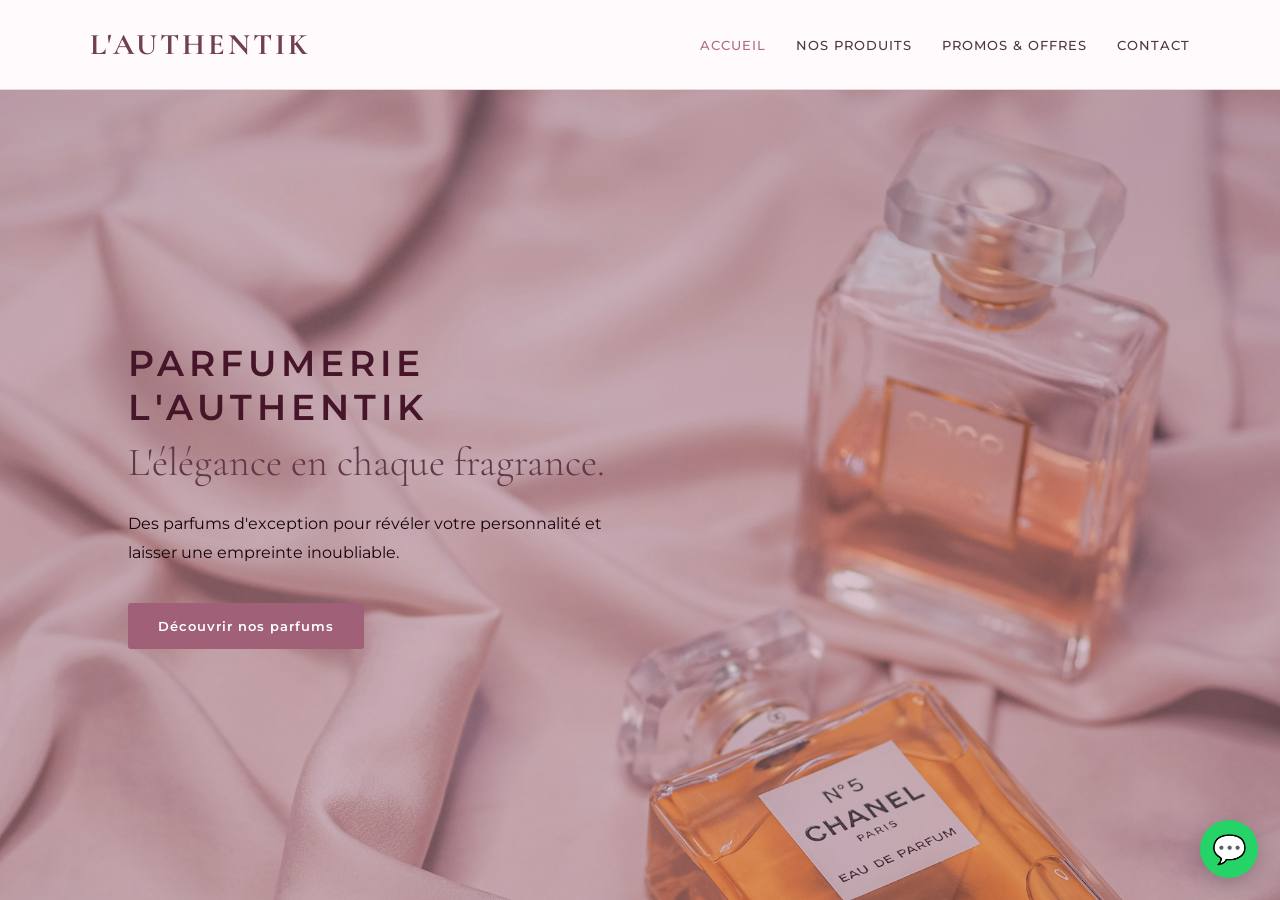
<file: index.html>
<!DOCTYPE html>
<html lang="fr">

<head>
    <meta charset="UTF-8">
    <meta name="viewport" content="width=device-width, initial-scale=1.0">

    <link rel="stylesheet" href="css/style.css">

    <title>PARFUMERIE L'AUTHENTIK</title>
</head>

<body>

    <!-- HEADER -->
    <header>

        <div class="logo">
            <a href="index.html">L'AUTHENTIK</a>
        </div>

        <nav>
            <a href="index.html" class="active">Accueil</a>
            <a href="produits.html">Nos produits</a>
            <a href="promos.html">Promos & Offres</a>
            <a href="contact.html">Contact</a>
        </nav>

    </header>


    <!-- ACCUEIL -->
    <main>

        <section class="hero">

            <!-- VOILE POUR ESTOMPER L'IMAGE -->
            <div class="hero-overlay"></div>

            <div class="hero-content">

                <p class="hero-small-title">
                    PARFUMERIE<br> 
                    L'AUTHENTIK<br>
                </p>

                <h1>
                    L'élégance en chaque fragrance.
                </h1>

                <p class="hero-slogan">
                    Des parfums d'exception pour révéler
                    votre personnalité et laisser une
                    empreinte inoubliable.
                </p>

                <a href="produits.html" class="hero-button">
                    Découvrir nos parfums
                </a>

            </div>

        </section>

    </main>


    <!-- BOUTON WHATSAPP -->
    <a
        href="https://wa.me/22890119604"
        class="whatsapp-button"
        target="_blank"
        aria-label="Contacter sur WhatsApp">
        💬
    </a>

</body>

</html>
</file>
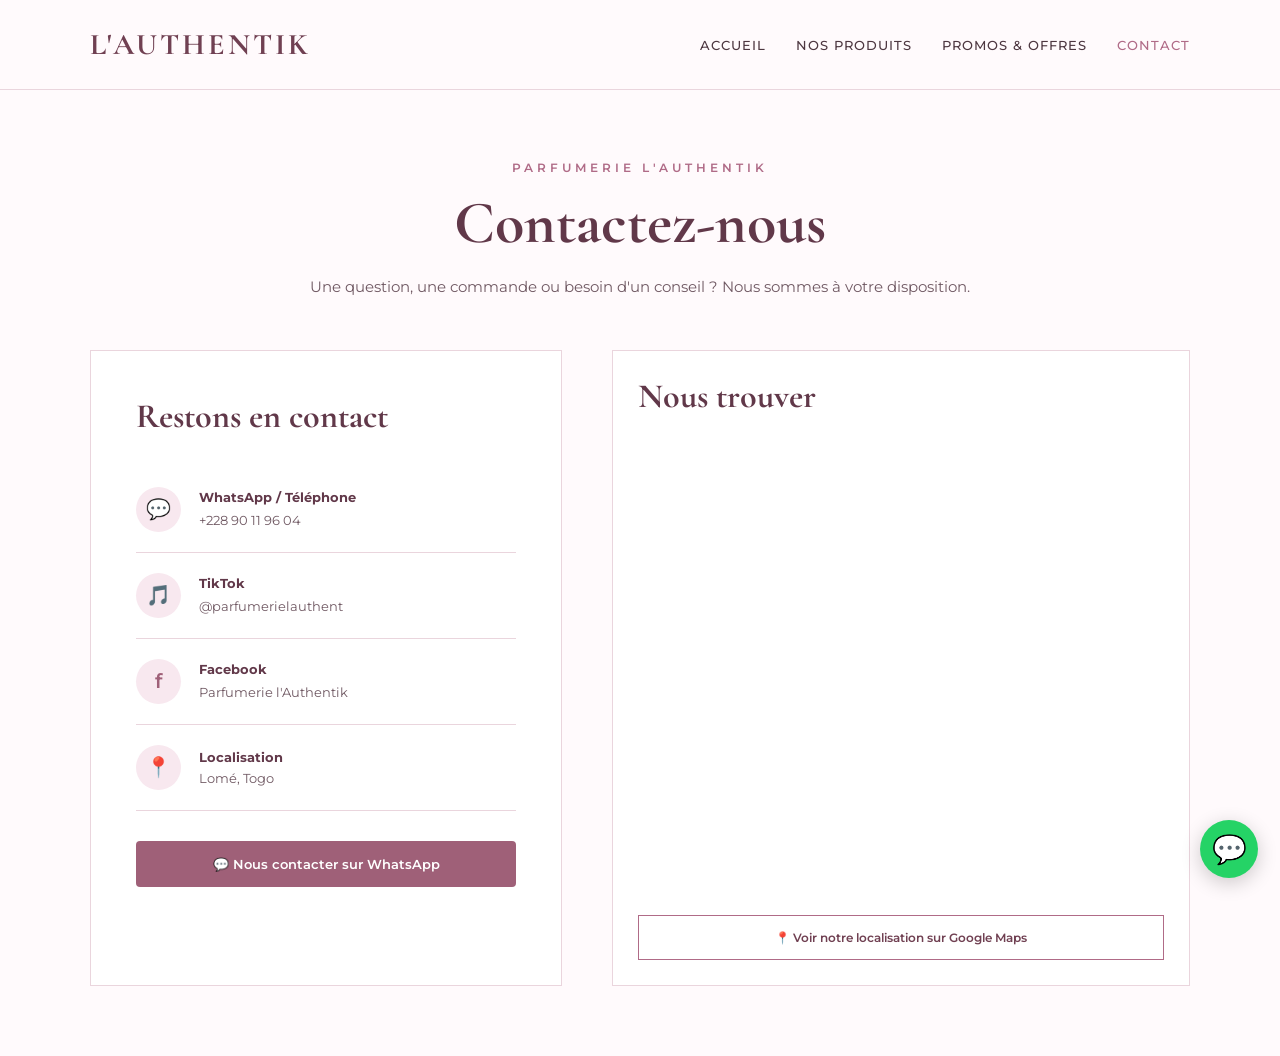
<file: contact.html>
<!DOCTYPE html>
<html lang="fr">

<head>
    <meta charset="UTF-8">
    <meta name="viewport" content="width=device-width, initial-scale=1.0">

    <link rel="stylesheet" href="css/style.css">

    <title>Contact - PARFUMERIE L'AUTHENTIK</title>
</head>

<body>

    <!-- HEADER -->
    <header>

        <div class="logo">
            <a href="index.html">L'AUTHENTIK</a>
        </div>

        <nav>
            <a href="index.html">Accueil</a>
            <a href="produits.html">Nos produits</a>
            <a href="promos.html">Promos & Offres</a>
            <a href="contact.html" class="active">Contact</a>
        </nav>

    </header>


    <!-- PAGE CONTACT -->
    <main class="contact-page">

        <div class="contact-header">

            <p class="section-small-title">
                PARFUMERIE L'AUTHENTIK
            </p>

            <h1>Contactez-nous</h1>

            <p>
                Une question, une commande ou besoin d'un conseil ?
                Nous sommes à votre disposition.
            </p>

        </div>


        <section class="contact-container">

            <!-- INFORMATIONS -->
            <div class="contact-info">

                <h2>Restons en contact</h2>

                <!-- WHATSAPP -->
                <div class="contact-item">

                    <div class="contact-icon">
                        💬
                    </div>

                    <div>
                        <h3>WhatsApp / Téléphone</h3>

                        <a
                            href="https://wa.me/22890119604"
                            target="_blank">
                            +228 90 11 96 04
                        </a>
                    </div>

                </div>


                <!-- TIKTOK -->
                <div class="contact-item">

                    <div class="contact-icon">
                        🎵
                    </div>

                    <div>
                        <h3>TikTok</h3>

                        <a
                            href="https://www.tiktok.com/@parfumerielauthent?_r=1&_t=ZS-9AKLqc7h5D3"
                            target="_blank">
                            @parfumerielauthent
                        </a>
                    </div>

                </div>


                <!-- FACEBOOK -->
                <div class="contact-item">

                    <div class="contact-icon">
                        f
                    </div>

                    <div>
                        <h3>Facebook</h3>

                        <a
                            href="https://www.facebook.com/share/1DwCurZka8/"
                            target="_blank">
                            Parfumerie l'Authentik
                        </a>
                    </div>

                </div>


                <!-- LOCALISATION -->
                <div class="contact-item">

                    <div class="contact-icon">
                        📍
                    </div>

                    <div>
                        <h3>Localisation</h3>

                        <p>
                            Lomé, Togo
                        </p>
                    </div>

                </div>


                <!-- BOUTON WHATSAPP -->
                <a
                    href="https://wa.me/22890119604"
                    target="_blank"
                    class="contact-button">
                    💬 Nous contacter sur WhatsApp
                </a>

            </div>


            <!-- GOOGLE MAPS -->
            <div class="contact-map">

                <h2>Nous trouver</h2>

                <div class="map-container">

                    <iframe
                     src="https://www.google.com/maps/embed?pb=!1m17!1m12!1m3!1d4085.0701074848294!2d1.194088374990401!3d6.22570099376241!2m3!1f0!2f0!3f0!3m2!1i1024!2i768!4f13.1!3m2!1m1!2zNsKwMTMnMzIuNSJOIDHCsDExJzQ4LjAiRQ!5e1!3m2!1sen!2stg!4v1791316431206!5m2!1sen!2stg"
                        width="100%"
                        height="450"
                        style="border:0;"
                        allowfullscreen=""
                        loading="lazy"
                        referrerpolicy="strict-origin-when-cross-origin">
                    </iframe>

                </div>

                <a
                    href="https://maps.app.goo.gl/dUnNkNuMEMRMDcL26"
                    target="_blank"
                    class="map-button">
                    📍 Voir notre localisation sur Google Maps
                </a>

            </div>

        </section>

    </main>


    <!-- WHATSAPP FLOTTANT -->
    <a
        href="https://wa.me/22890119604"
        class="whatsapp-button"
        target="_blank"
        aria-label="Contacter sur WhatsApp">
        💬
    </a>


</body>

</html>
</file>
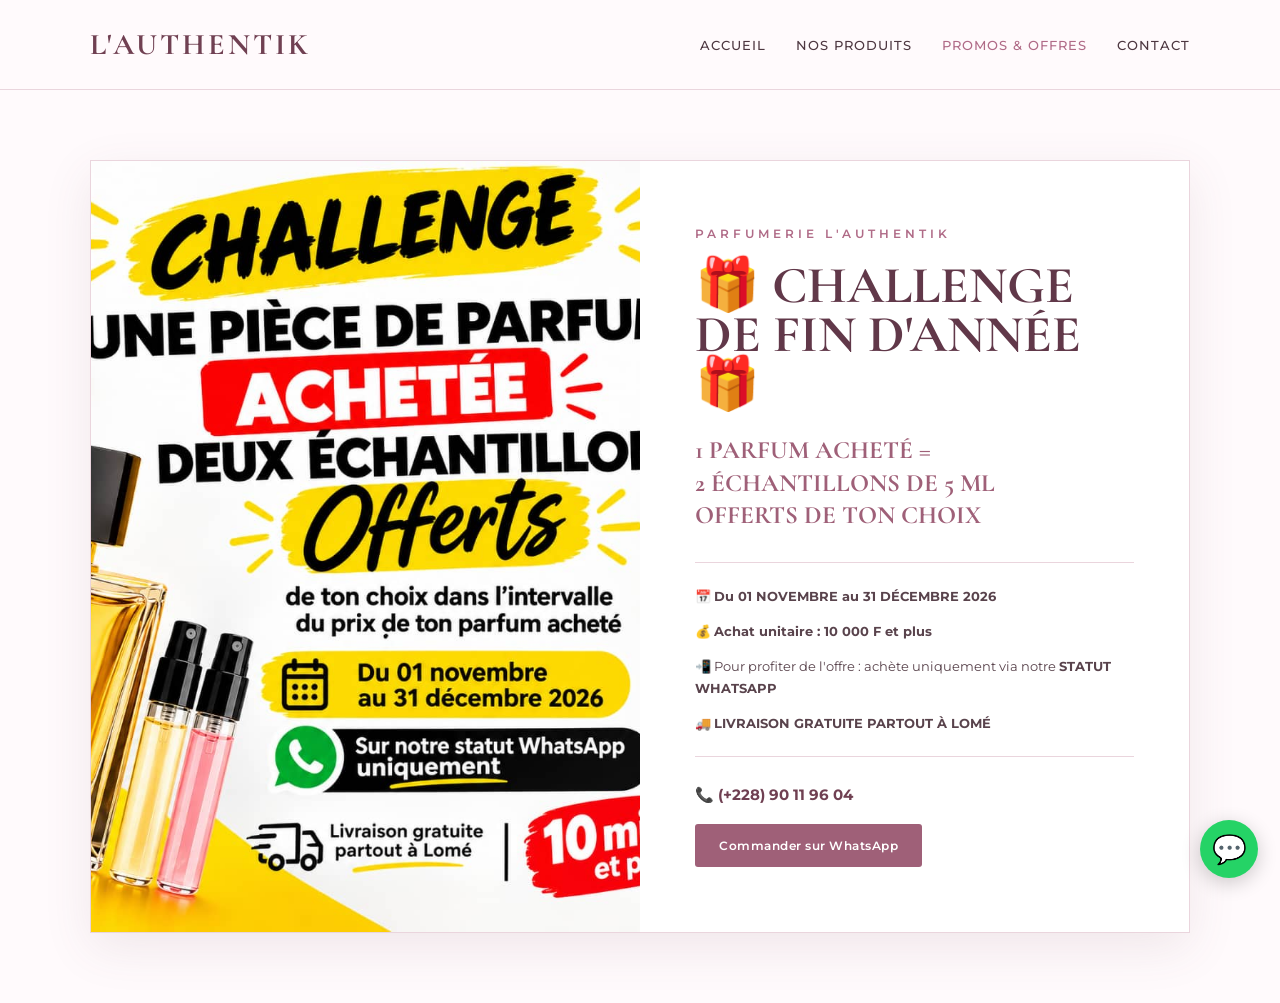
<file: promos.html>
<!DOCTYPE html>
<html lang="fr">

<head>
    <meta charset="UTF-8">
    <meta name="viewport" content="width=device-width, initial-scale=1.0">

    <link rel="stylesheet" href="css/style.css">

    <title>Promos & Offres - PARFUMERIE L'AUTHENTIK</title>
</head>

<body>

    <!-- HEADER -->
    <header>

        <div class="logo">
            <a href="index.html">L'AUTHENTIK</a>
        </div>

        <nav>
            <a href="index.html">Accueil</a>
            <a href="produits.html">Nos produits</a>
            <a href="promos.html" class="active">Promos & Offres</a>
            <a href="contact.html">Contact</a>
        </nav>

    </header>


    <!-- PAGE PROMOTION -->
    <main class="promo-page">

        <section class="promo-content">

            <!-- IMAGE -->
            <div class="promo-image">

                <img
                    src="images/promo1.jpeg"
                    alt="Challenge de fin d'année - Parfumerie L'Authentik">

            </div>


            <!-- TEXTE -->
            <div class="promo-text">

                <p class="promo-small-title">
                    PARFUMERIE L'AUTHENTIK
                </p>

                <h1>
                    🎁 CHALLENGE<br>
                    DE FIN D'ANNÉE 🎁
                </h1>

                <h2>
                    1 PARFUM ACHETÉ =<br>
                    2 ÉCHANTILLONS DE 5 ML<br>
                    OFFERTS DE TON CHOIX
                </h2>

                <div class="promo-details">

                    <p>
                        📅 <strong>Du 01 NOVEMBRE au 31 DÉCEMBRE 2026</strong>
                    </p>

                    <p>
                        💰 <strong>Achat unitaire : 10 000 F et plus</strong>
                    </p>

                    <p>
                        📲 Pour profiter de l'offre : achète uniquement via notre
                        <strong>STATUT WHATSAPP</strong>
                    </p>

                    <p>
                        🚚 <strong>LIVRAISON GRATUITE PARTOUT À LOMÉ</strong>
                    </p>

                </div>


                <div class="promo-contact">

                    <p>
                        📞 <strong>(+228) 90 11 96 04</strong>
                    </p>

                    <a
                        href="https://wa.me/22890119604"
                        target="_blank"
                        class="promo-button">
                        Commander sur WhatsApp
                    </a>

                </div>

            </div>

        </section>

    </main>


    <!-- WHATSAPP -->
    <a
        href="https://wa.me/22890119604"
        class="whatsapp-button"
        target="_blank"
        aria-label="Contacter sur WhatsApp">
        💬
    </a>


</body>

</html>
</file>
<file: css/style.css>
@import url('https://fonts.googleapis.com/css2?family=Cormorant+Garamond:wght@500;600;700&family=Montserrat:wght@400;500;600&display=swap');

/* =========================
RESET
========================= */

* {
    margin: 0;
    padding: 0;
    box-sizing: border-box;
}

body {
    font-family: 'Montserrat', sans-serif;
    background: #fffafc;
    color: #3d2933;
}

/* =========================
HEADER
========================= */

header {
    height: 90px;
    padding: 0 7%;
    display: flex;
    align-items: center;
    justify-content: space-between;
    background: rgba(255, 250, 252, 0.97);
    border-bottom: 1px solid #ead5dd;
    position: relative;
    z-index: 10;
}

/* LOGO */

.logo a {
    text-decoration: none;
    color: #704052;
    font-family: 'Cormorant Garamond', serif;
    font-size: 30px;
    font-weight: 700;
    letter-spacing: 3px;
}

/* MENU */

nav {
    display: flex;
    align-items: center;
    gap: 30px;
}

nav a {
    text-decoration: none;
    color: #4d3740;
    font-size: 13px;
    font-weight: 500;
    text-transform: uppercase;
    letter-spacing: 1px;
    transition: 0.3s;
}

nav a:hover,
nav a.active {
    color: #b06b87;
}

/* =========================
HERO
========================= */

.hero {
    min-height: calc(100vh - 90px);
    position: relative;
    display: flex;
    align-items: center;
    padding: 80px 10%;
    background-image: url("../images/accueil2.jpg");
    background-size: cover;
    background-position: center;
}

/* VOILE POUR ESTOMPER L'IMAGE */

.hero-overlay {
    position: absolute;
    inset: 0;
    background: rgba(160, 95, 115, 0.363);
}

/* CONTENU */

.hero-content {
    position: relative;
    z-index: 2;
    max-width: 650px;
}

.hero-small-title {
    color: #461529;
    font-size: 36px;
    font-weight: 600;
    letter-spacing: 5px;
    margin-bottom: 15px;
}

.hero h1 {
    font-family: 'Cormorant Garamond', serif;
    font-size: clamp(15px, 7vw, 40px);
    line-height: 0.9;
    font-weight: 300;
    color: #613849;
    margin-bottom: 30px;
}

.hero-slogan {
    max-width: 500px;
    font-size: 16px;
    line-height: 1.8;
    color: #17020b;
    margin-bottom: 35px;
}

/* BOUTON */

.hero-button {
    display: inline-block;
    padding: 15px 30px;
    background: #9f6078;
    color: white;
    text-decoration: none;
    font-size: 13px;
    font-weight: 600;
    letter-spacing: 1px;
    border-radius: 3px;
    transition: 0.3s;
}

.hero-button:hover {
    background: #704052;
    transform: translateY(-2px);
}

/* =========================
WHATSAPP
========================= */

.whatsapp-button {
    position: fixed;
    right: 22px;
    bottom: 22px;
    width: 58px;
    height: 58px;
    display: flex;
    align-items: center;
    justify-content: center;
    background: #25D366;
    color: white;
    border-radius: 50%;
    text-decoration: none;
    font-size: 28px;
    box-shadow: 0 5px 20px rgba(0, 0, 0, 0.2);
    z-index: 100;
    transition: 0.3s;
}

.whatsapp-button:hover {
    transform: scale(1.1);
}

/* =========================
VERSION TELEPHONE
========================= */

@media (max-width: 768px) {

    header {
        height: auto;
        min-height: 80px;
        padding: 18px 5%;
        flex-direction: column;
        gap: 15px;
    }

    .logo a {
        font-size: 26px;
    }

    nav {
        width: 100%;
        justify-content: center;
        gap: 15px;
        flex-wrap: wrap;
    }

    nav a {
        font-size: 10px;
    }

    .hero {
        min-height: calc(100vh - 130px);
        padding: 60px 7%;
        background-position: center 20%;
    }

    .hero-overlay {
        background: rgba(218, 123, 151, 0.194);
    }

    .hero-small-title {
        font-size: 18px;
        letter-spacing: 3px;
    }

    .hero h1 {
        font-size: 58px;
    }

    .hero-slogan {
        font-size: 14px;
    }
}
/* =========================
PAGE PRODUITS
========================= */

.products-page {
    min-height: 100vh;
    padding: 80px 7%;
    background: #fffafc;
}

.products-header {
    text-align: center;
    max-width: 700px;
    margin: 0 auto 40px;
}

.section-small-title {
    color: #b06b87;
    font-size: 12px;
    font-weight: 600;
    letter-spacing: 4px;
    margin-bottom: 12px;
}

.products-header h1 {
    font-family: 'Cormorant Garamond', serif;
    font-size: 60px;
    color: #613849;
    margin-bottom: 15px;
}

.products-header > p:last-child {
    color: #705963;
    font-size: 15px;
    line-height: 1.7;
}


/* =========================
RECHERCHE
========================= */

.search-section {
    display: flex;
    justify-content: center;
    align-items: center;
    gap: 10px;
    margin-bottom: 50px;
}

.search-section input {
    width: 350px;
    padding: 14px 18px;
    border: 1px solid #ddc3ce;
    border-radius: 4px;
    background: white;
    font-family: 'Montserrat', sans-serif;
    font-size: 14px;
    outline: none;
}

.search-section input:focus {
    border-color: #b06b87;
}

.search-section button {
    padding: 14px 22px;
    border: none;
    background: #9f6078;
    color: white;
    font-family: 'Montserrat', sans-serif;
    font-size: 13px;
    cursor: pointer;
    border-radius: 4px;
    transition: 0.3s;
}

.search-section button:hover {
    background: #704052;
}


/* =========================
GRILLE PRODUITS
========================= */

.products-grid {
    display: grid;
    grid-template-columns: repeat(4, 1fr);
    gap: 30px;
}


/* CARTE PRODUIT */

.product-card {
    background: white;
    border: 1px solid #ead5dd;
    padding: 15px;
    transition: 0.3s;
}

.product-card:hover {
    transform: translateY(-5px);
    box-shadow: 0 10px 30px rgba(112, 64, 82, 0.12);
}


/* IMAGE */

.product-image {
    width: 100%;
    aspect-ratio: 1 / 1;
    overflow: hidden;
    background: #f8edf1;
    border-radius: 8px;
}

.product-image img {
    width: 100%;
    height: 100%;
    object-fit: cover;
    display: block;
    transition: 0.4s;
}

.product-card:hover .product-image img {
    transform: scale(1.04);
}


/* INFORMATIONS */

.product-info {
    padding: 18px 5px 5px;
    text-align: center;
}

.product-info h2 {
    font-family: 'Cormorant Garamond', serif;
    font-size: 23px;
    color: #613849;
    margin-bottom: 10px;
}

.product-price {
    color: #9f6078;
    font-size: 15px;
    font-weight: 600;
    margin-bottom: 15px;
}


/* BOUTON DESCRIPTION */

.description-button {
    width: 100%;
    padding: 11px;
    border: 1px solid #b06b87;
    background: transparent;
    color: #704052;
    font-family: 'Montserrat', sans-serif;
    font-size: 12px;
    cursor: pointer;
    transition: 0.3s;
}

.description-button:hover {
    background: #9f6078;
    color: white;
}


/* =========================
FENÊTRE DESCRIPTION
========================= */

.product-modal {
    display: none;
    position: fixed;
    inset: 0;
    z-index: 200;
    background: rgba(61, 41, 51, 0.65);
    align-items: center;
    justify-content: center;
    padding: 30px;
}

.product-modal.show {
    display: flex;
}

.modal-content {
    position: relative;
    width: min(900px, 100%);
    background: #fffafc;
    display: grid;
    grid-template-columns: 1fr 1fr;
    overflow: hidden;
    border-radius: 8px;
    box-shadow: 0 20px 60px rgba(0, 0, 0, 0.25);
}


/* IMAGE MODALE */

.modal-image {
    min-height: 500px;
    background: #f8edf1;
}

.modal-image img {
    width: 100%;
    height: 100%;
    min-height: 500px;
    object-fit: cover;
    display: block;
}


/* TEXTE MODALE */

.modal-info {
    padding: 55px 45px;
    display: flex;
    flex-direction: column;
    justify-content: center;
}

.modal-small-title {
    color: #b06b87;
    font-size: 11px;
    font-weight: 600;
    letter-spacing: 3px;
    margin-bottom: 15px;
}

.modal-info h2 {
    font-family: 'Cormorant Garamond', serif;
    font-size: 42px;
    color: #613849;
    margin-bottom: 20px;
}

#modalDescription {
    white-space: pre-line;
    color: #59434c;
    font-size: 14px;
    line-height: 1.8;
    margin-bottom: 20px;
}


/* OFFRE */

.modal-offer {
    color: #9f6078;
    font-size: 13px;
    font-weight: 600;
    line-height: 1.7;
    margin-bottom: 15px;
}

.modal-promo {
    color: #704052;
    font-size: 13px;
    margin-bottom: 20px;
}


/* BOUTON COMMANDER */

.modal-order {
    display: inline-block;
    padding: 14px 20px;
    background: #9f6078;
    color: white;
    text-decoration: none;
    text-align: center;
    font-size: 13px;
    font-weight: 600;
    border-radius: 4px;
    transition: 0.3s;
}

.modal-order:hover {
    background: #704052;
}


/* FERMER */

.modal-close {
    position: absolute;
    top: 15px;
    right: 18px;
    width: 35px;
    height: 35px;
    border: none;
    background: white;
    color: #704052;
    font-size: 25px;
    cursor: pointer;
    border-radius: 50%;
    z-index: 5;
}


/* =========================
PRODUITS SUR TELEPHONE
========================= */

@media (max-width: 768px) {

    .products-page {
        padding: 55px 5%;
    }

    .products-header h1 {
        font-size: 48px;
    }

    .search-section {
        flex-direction: column;
        margin-bottom: 35px;
    }

    .search-section input {
        width: 100%;
    }

    .search-section button {
        width: 100%;
    }

    /* 2 PRODUITS PAR LIGNE */

    .products-grid {
        grid-template-columns: repeat(2, minmax(0, 1fr));
        gap: 15px;
    }

    .product-card {
        padding: 10px;
    }

    .product-info {
        padding-top: 12px;
    }

    .product-info h2 {
        font-size: 18px;
    }

    .product-price {
        font-size: 13px;
    }

    .description-button {
        font-size: 10px;
        padding: 9px 5px;
    }

    /* MODALE TELEPHONE */

    .product-modal {
        padding: 15px;
        overflow-y: auto;
    }

    .modal-content {
        grid-template-columns: 1fr;
        max-height: 95vh;
        overflow-y: auto;
    }

    .modal-image {
        min-height: 280px;
        height: 280px;
    }

    .modal-image img {
        min-height: 280px;
    }

    .modal-info {
        padding: 30px 25px;
    }

    .modal-info h2 {
        font-size: 34px;
    }
}
.product-offer {
    color: #9f6078;
    font-size: 11px;
    font-weight: 600;
    line-height: 1.6;
    margin: 10px 0 15px;
}
/* =========================
PAGE PROMOS
========================= */

.promo-page {
    min-height: calc(100vh - 90px);
    padding: 70px 7%;
    background: #fffafc;
    display: flex;
    align-items: center;
    justify-content: center;
}

.promo-content {
    width: min(1150px, 100%);
    display: grid;
    grid-template-columns: 1fr 1fr;
    background: white;
    border: 1px solid #ead5dd;
    box-shadow: 0 15px 45px rgba(112, 64, 82, 0.10);
}


/* =========================
IMAGE
========================= */

.promo-image {
    min-height: 650px;
    overflow: hidden;
    background: #f8edf1;
}

.promo-image img {
    width: 100%;
    height: 100%;
    min-height: 650px;
    object-fit: cover;
    display: block;
}


/* =========================
TEXTE
========================= */

.promo-text {
    padding: 65px 55px;
    display: flex;
    flex-direction: column;
    justify-content: center;
}

.promo-small-title {
    color: #b06b87;
    font-size: 12px;
    font-weight: 600;
    letter-spacing: 4px;
    margin-bottom: 20px;
}

.promo-text h1 {
    font-family: 'Cormorant Garamond', serif;
    font-size: 52px;
    line-height: 0.95;
    color: #613849;
    margin-bottom: 25px;
}

.promo-text h2 {
    font-family: 'Cormorant Garamond', serif;
    font-size: 25px;
    line-height: 1.3;
    color: #9f6078;
    margin-bottom: 30px;
}

.promo-details {
    border-top: 1px solid #ead5dd;
    border-bottom: 1px solid #ead5dd;
    padding: 22px 0;
}

.promo-details p {
    color: #59434c;
    font-size: 13px;
    line-height: 1.7;
    margin-bottom: 13px;
}

.promo-details p:last-child {
    margin-bottom: 0;
}

.promo-contact {
    margin-top: 28px;
}

.promo-contact p {
    color: #704052;
    font-size: 15px;
    margin-bottom: 20px;
}

.promo-button {
    display: inline-block;
    padding: 14px 24px;
    background: #9f6078;
    color: white;
    text-decoration: none;
    font-size: 12px;
    font-weight: 600;
    letter-spacing: 0.5px;
    border-radius: 3px;
    transition: 0.3s;
}

.promo-button:hover {
    background: #704052;
    transform: translateY(-2px);
}


/* =========================
PROMOS SUR TELEPHONE
========================= */

@media (max-width: 768px) {

    .promo-page {
        padding: 40px 5%;
    }

    .promo-content {
        grid-template-columns: 1fr;
    }

    .promo-image {
        min-height: 350px;
        height: 350px;
    }

    .promo-image img {
        min-height: 350px;
    }

    .promo-text {
        padding: 40px 25px;
    }

    .promo-small-title {
        font-size: 10px;
        letter-spacing: 3px;
    }

    .promo-text h1 {
        font-size: 40px;
    }

    .promo-text h2 {
        font-size: 22px;
    }

    .promo-details p {
        font-size: 12px;
    }

    .promo-button {
        width: 100%;
        text-align: center;
    }
}
/* =========================
PAGE CONTACT
========================= */

.contact-page {
    min-height: calc(100vh - 90px);
    padding: 70px 7%;
    background: #fffafc;
}


/* TITRE */

.contact-header {
    text-align: center;
    max-width: 700px;
    margin: 0 auto 50px;
}

.contact-header h1 {
    font-family: 'Cormorant Garamond', serif;
    font-size: 60px;
    color: #613849;
    margin-bottom: 15px;
}

.contact-header > p:last-child {
    color: #705963;
    font-size: 15px;
    line-height: 1.7;
}


/* CONTENU */

.contact-container {
    max-width: 1150px;
    margin: auto;
    display: grid;
    grid-template-columns: 0.9fr 1.1fr;
    gap: 50px;
}


/* INFORMATIONS */

.contact-info {
    background: white;
    border: 1px solid #ead5dd;
    padding: 45px;
}

.contact-info h2,
.contact-map h2 {
    font-family: 'Cormorant Garamond', serif;
    font-size: 34px;
    color: #613849;
    margin-bottom: 30px;
}


/* ELEMENT CONTACT */

.contact-item {
    display: flex;
    align-items: center;
    gap: 18px;
    padding: 20px 0;
    border-bottom: 1px solid #ead5dd;
}

.contact-icon {
    width: 45px;
    height: 45px;
    flex-shrink: 0;
    display: flex;
    align-items: center;
    justify-content: center;
    background: #f8e8ef;
    color: #9f6078;
    border-radius: 50%;
    font-size: 20px;
    font-weight: 600;
}

.contact-item h3 {
    font-size: 13px;
    color: #613849;
    margin-bottom: 5px;
}

.contact-item a,
.contact-item p {
    color: #705963;
    font-size: 13px;
    text-decoration: none;
}

.contact-item a:hover {
    color: #b06b87;
}


/* BOUTON CONTACT */

.contact-button {
    display: block;
    margin-top: 30px;
    padding: 15px;
    text-align: center;
    background: #9f6078;
    color: white;
    text-decoration: none;
    font-size: 13px;
    font-weight: 600;
    border-radius: 4px;
    transition: 0.3s;
}

.contact-button:hover {
    background: #704052;
}


/* =========================
CARTE
========================= */

.contact-map {
    background: white;
    border: 1px solid #ead5dd;
    padding: 25px;
}

.map-container {
    width: 100%;
    overflow: hidden;
}

.map-container iframe {
    display: block;
    width: 100%;
    min-height: 450px;
}


/* BOUTON MAPS */

.map-button {
    display: block;
    margin-top: 18px;
    padding: 14px;
    text-align: center;
    border: 1px solid #b06b87;
    color: #704052;
    text-decoration: none;
    font-size: 12px;
    font-weight: 600;
    transition: 0.3s;
}

.map-button:hover {
    background: #9f6078;
    color: white;
}


/* =========================
CONTACT TELEPHONE
========================= */

@media (max-width: 768px) {

    .contact-page {
        padding: 50px 5%;
    }

    .contact-header h1 {
        font-size: 48px;
    }

    .contact-container {
        grid-template-columns: 1fr;
        gap: 25px;
    }

    .contact-info {
        padding: 30px 22px;
    }

    .contact-info h2,
    .contact-map h2 {
        font-size: 30px;
    }

    .contact-map {
        padding: 20px;
    }

    .map-container iframe {
        min-height: 350px;
    }

}
/* BOUTON RETOUR EN HAUT */
.back-to-top {
    display: none;
    position: fixed;
    bottom: 25px;
    left: 50%;
    transform: translateX(-50%);
    width: 50px;
    height: 50px;
    border: none;
    border-radius: 50%;
    background-color: #704052;
    color: white;
    font-size: 25px;
    cursor: pointer;
    z-index: 9999;
    box-shadow: 0 4px 10px rgba(0, 0, 0, 0.25);
}

.back-to-top:hover {
    background-color: #3d2933;
}
</file>
